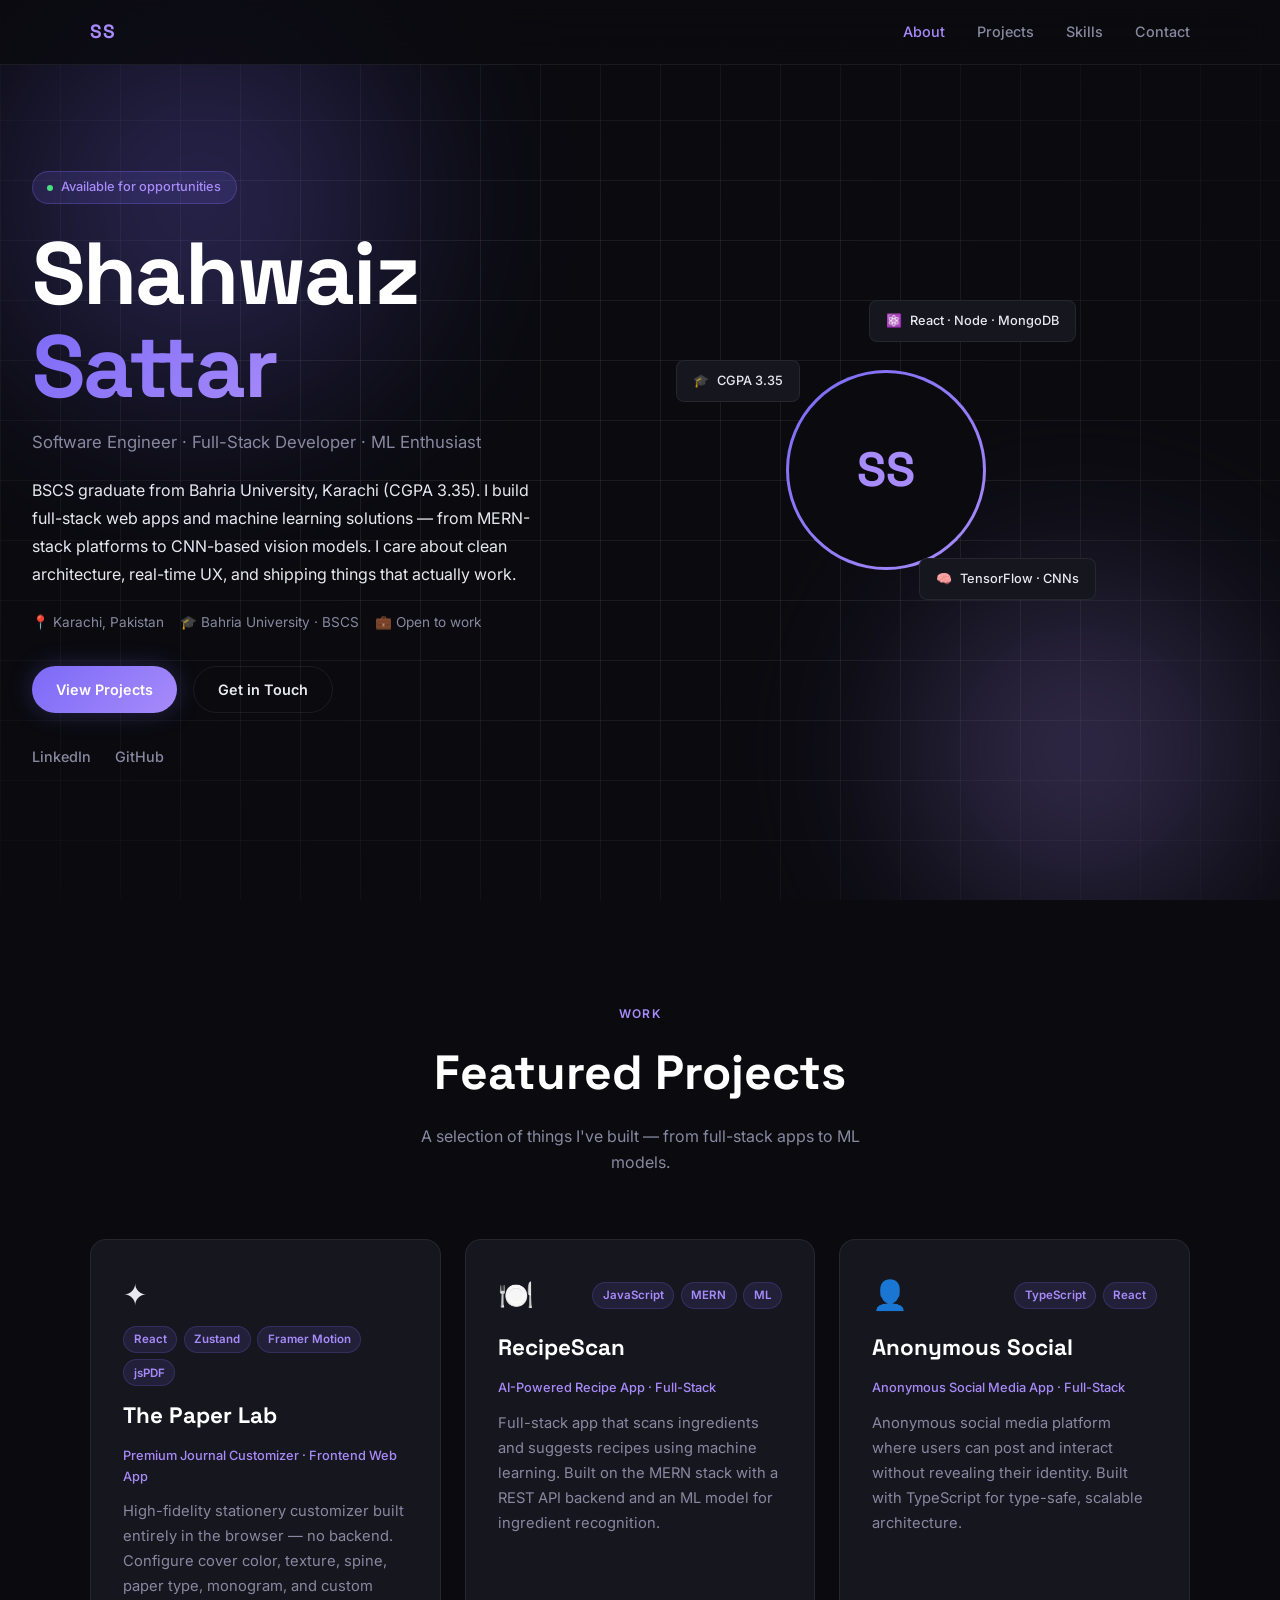
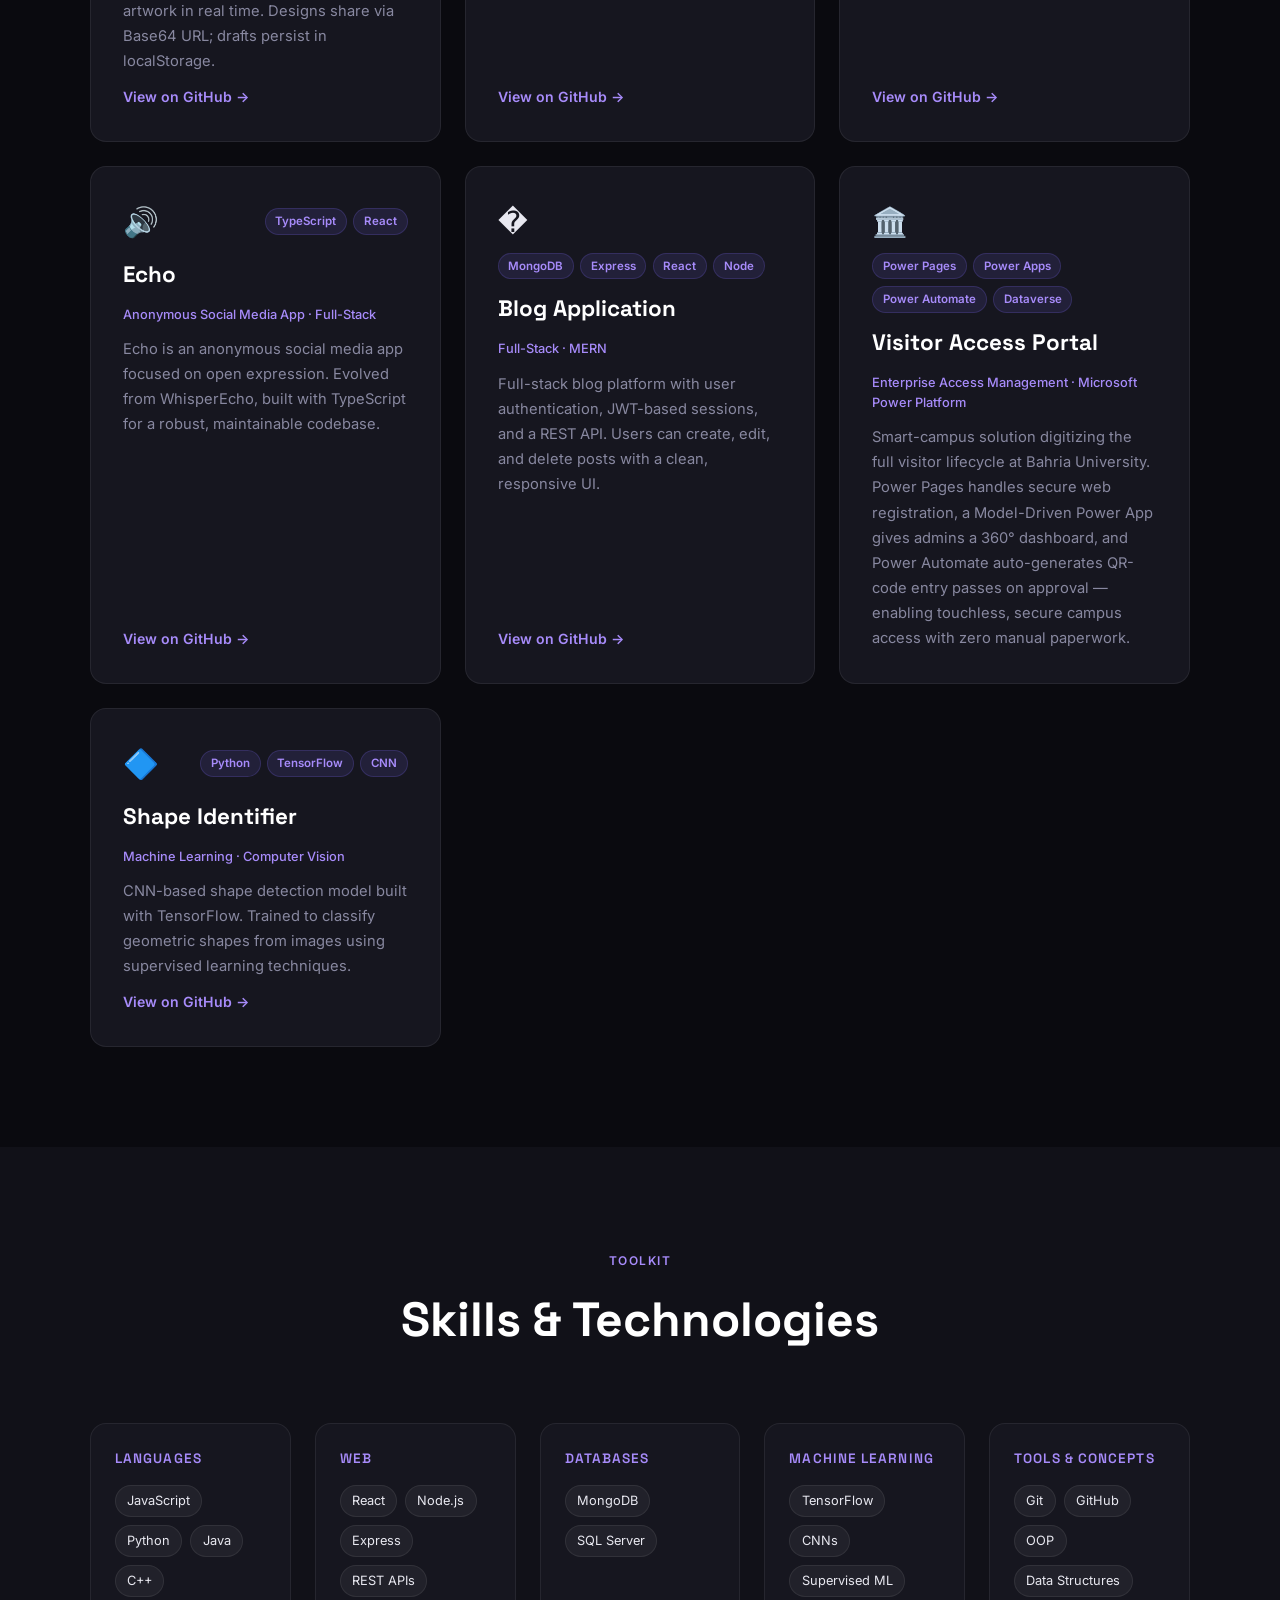
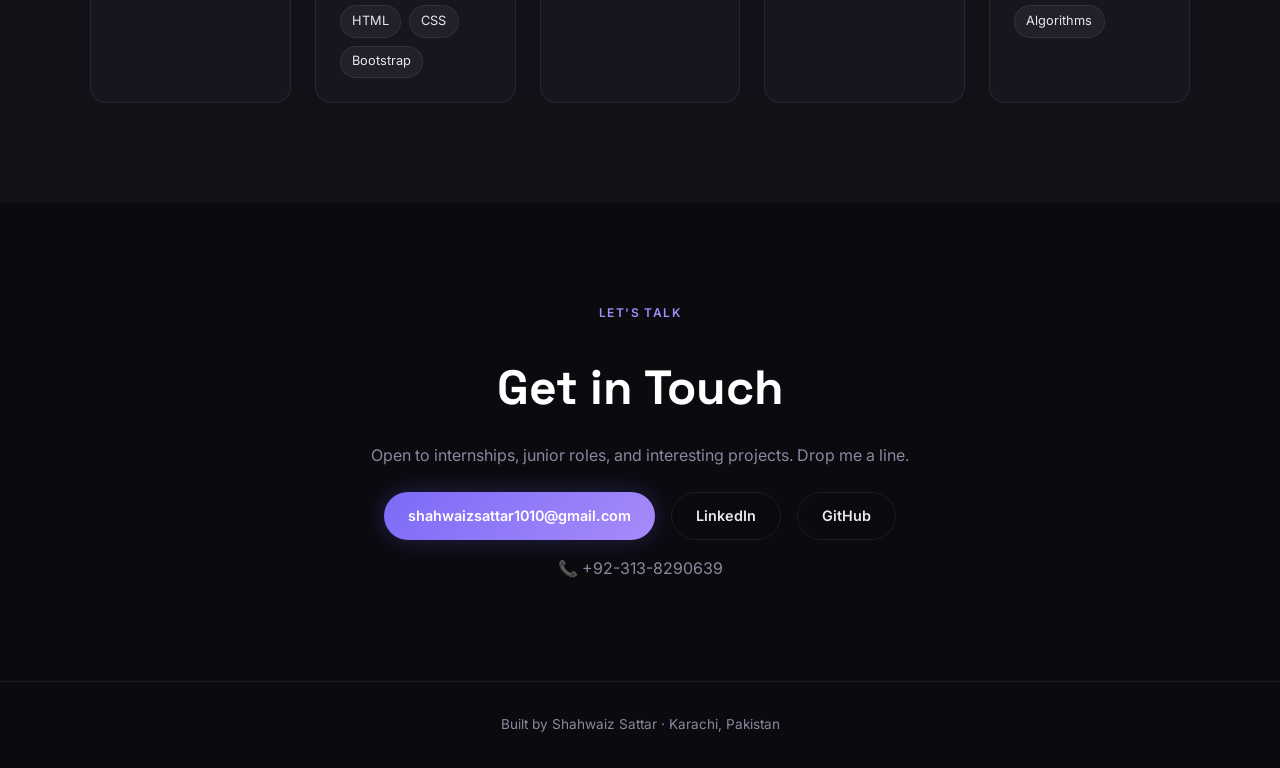
<file: index.html>
<!DOCTYPE html>
<html lang="en">
<head>
  <meta charset="UTF-8" />
  <meta name="viewport" content="width=device-width, initial-scale=1.0" />
  <title>Shahwaiz Sattar — Portfolio</title>
  <link rel="preconnect" href="https://fonts.googleapis.com" />
  <link rel="preconnect" href="https://fonts.gstatic.com" crossorigin />
  <link href="https://fonts.googleapis.com/css2?family=Inter:wght@300;400;500;600;700&family=Space+Grotesk:wght@400;500;600;700&display=swap" rel="stylesheet" />
  <link rel="stylesheet" href="style.css" />
</head>
<body>

  <!-- NAV -->
  <nav id="navbar">
    <div class="nav-inner">
      <span class="nav-logo">SS</span>
      <ul class="nav-links">
        <li><a href="#about">About</a></li>
        <li><a href="#projects">Projects</a></li>
        <li><a href="#skills">Skills</a></li>
        <li><a href="#contact">Contact</a></li>
      </ul>
    </div>
  </nav>

  <!-- HERO / ABOUT -->
  <section id="about" class="hero">
    <div class="hero-bg">
      <div class="blob blob-1"></div>
      <div class="blob blob-2"></div>
      <div class="grid-overlay"></div>
    </div>
    <div class="hero-content">
      <div class="badge">Available for opportunities</div>
      <h1>Shahwaiz<br /><span class="accent">Sattar</span></h1>
      <p class="role">Software Engineer · Full-Stack Developer · ML Enthusiast</p>
      <p class="bio">
        BSCS graduate from Bahria University, Karachi (CGPA 3.35). I build
        full-stack web apps and machine learning solutions — from MERN-stack platforms
        to CNN-based vision models. I care about clean architecture, real-time UX, and
        shipping things that actually work.
      </p>
      <div class="hero-meta">
        <span>📍 Karachi, Pakistan</span>
        <span>🎓 Bahria University · BSCS</span>
        <span>💼 Open to work</span>
      </div>
      <div class="hero-cta">
        <a href="#projects" class="btn btn-primary">View Projects</a>
        <a href="mailto:shahwaizsattar1010@gmail.com" class="btn btn-ghost">Get in Touch</a>
      </div>
      <div class="social-links">
        <a href="https://linkedin.com/in/shahwaiz-sattar-63062a292" target="_blank" rel="noopener">LinkedIn</a>
        <a href="https://github.com/shahwaizSattar" target="_blank" rel="noopener">GitHub</a>
      </div>
    </div>
    <div class="hero-visual">
      <div class="avatar-ring">
        <div class="avatar-inner">
          <span>SS</span>
        </div>
      </div>
      <div class="floating-card card-1">
        <span class="card-icon">⚛️</span>
        <span>React · Node · MongoDB</span>
      </div>
      <div class="floating-card card-2">
        <span class="card-icon">🧠</span>
        <span>TensorFlow · CNNs</span>
      </div>
      <div class="floating-card card-3">
        <span class="card-icon">🎓</span>
        <span>CGPA 3.35</span>
      </div>
    </div>
  </section>

  <!-- PROJECTS -->
  <section id="projects" class="section">
    <div class="container">
      <div class="section-header">
        <span class="section-tag">Work</span>
        <h2>Featured Projects</h2>
        <p>A selection of things I've built — from full-stack apps to ML models.</p>
      </div>

      <div class="projects-grid">

        <!-- The Paper Lab -->
        <article class="project-card">
          <div class="project-header">
            <div class="project-icon">✦</div>
            <div class="project-badges">
              <span class="badge-tech">React</span>
              <span class="badge-tech">Zustand</span>
              <span class="badge-tech">Framer Motion</span>
              <span class="badge-tech">jsPDF</span>
            </div>
          </div>
          <h3>The Paper Lab</h3>
          <p class="project-type">Premium Journal Customizer · Frontend Web App</p>
          <p class="project-desc">
            High-fidelity stationery customizer built entirely in the browser — no backend.
            Configure cover color, texture, spine, paper type, monogram, and custom artwork
            in real time. Designs share via Base64 URL; drafts persist in localStorage.
          </p>
          <a href="https://github.com/shahwaizSattar/paper-lab" target="_blank" rel="noopener" class="project-link">View on GitHub →</a>
        </article>

        <!-- RecipeScan -->
        <article class="project-card">
          <div class="project-header">
            <div class="project-icon">🍽️</div>
            <div class="project-badges">
              <span class="badge-tech">JavaScript</span>
              <span class="badge-tech">MERN</span>
              <span class="badge-tech">ML</span>
            </div>
          </div>
          <h3>RecipeScan</h3>
          <p class="project-type">AI-Powered Recipe App · Full-Stack</p>
          <p class="project-desc">
            Full-stack app that scans ingredients and suggests recipes using machine learning.
            Built on the MERN stack with a REST API backend and an ML model for ingredient recognition.
          </p>
          <a href="https://github.com/shahwaizSattar/recipe-scan" target="_blank" rel="noopener" class="project-link">View on GitHub →</a>
        </article>

        <!-- Anonymous Social / Echo -->
        <article class="project-card">
          <div class="project-header">
            <div class="project-icon">👤</div>
            <div class="project-badges">
              <span class="badge-tech">TypeScript</span>
              <span class="badge-tech">React</span>
            </div>
          </div>
          <h3>Anonymous Social</h3>
          <p class="project-type">Anonymous Social Media App · Full-Stack</p>
          <p class="project-desc">
            Anonymous social media platform where users can post and interact without revealing
            their identity. Built with TypeScript for type-safe, scalable architecture.
          </p>
          <a href="https://github.com/shahwaizSattar/Anonymous_social" target="_blank" rel="noopener" class="project-link">View on GitHub →</a>
        </article>

        <!-- Echo -->
        <article class="project-card">
          <div class="project-header">
            <div class="project-icon">🔊</div>
            <div class="project-badges">
              <span class="badge-tech">TypeScript</span>
              <span class="badge-tech">React</span>
            </div>
          </div>
          <h3>Echo</h3>
          <p class="project-type">Anonymous Social Media App · Full-Stack</p>
          <p class="project-desc">
            Echo is an anonymous social media app focused on open expression. Evolved from
            WhisperEcho, built with TypeScript for a robust, maintainable codebase.
          </p>
          <a href="https://github.com/shahwaizSattar/Echo" target="_blank" rel="noopener" class="project-link">View on GitHub →</a>
        </article>

        <!-- Blog App -->
        <article class="project-card">
          <div class="project-header">
            <div class="project-icon">�</div>
            <div class="project-badges">
              <span class="badge-tech">MongoDB</span>
              <span class="badge-tech">Express</span>
              <span class="badge-tech">React</span>
              <span class="badge-tech">Node</span>
            </div>
          </div>
          <h3>Blog Application</h3>
          <p class="project-type">Full-Stack · MERN</p>
          <p class="project-desc">
            Full-stack blog platform with user authentication, JWT-based sessions, and a
            REST API. Users can create, edit, and delete posts with a clean, responsive UI.
          </p>
          <a href="https://github.com/shahwaizSattar/mern-blog" target="_blank" rel="noopener" class="project-link">View on GitHub →</a>
        </article>

        <!-- Visitor Access Portal -->
        <article class="project-card">
          <div class="project-header">
            <div class="project-icon">🏛️</div>
            <div class="project-badges">
              <span class="badge-tech">Power Pages</span>
              <span class="badge-tech">Power Apps</span>
              <span class="badge-tech">Power Automate</span>
              <span class="badge-tech">Dataverse</span>
            </div>
          </div>
          <h3>Visitor Access Portal</h3>
          <p class="project-type">Enterprise Access Management · Microsoft Power Platform</p>
          <p class="project-desc">
            Smart-campus solution digitizing the full visitor lifecycle at Bahria University.
            Power Pages handles secure web registration, a Model-Driven Power App gives admins
            a 360° dashboard, and Power Automate auto-generates QR-code entry passes on approval
            — enabling touchless, secure campus access with zero manual paperwork.
          </p>
        </article>

        <!-- Shape Identifier -->
        <article class="project-card">
          <div class="project-header">
            <div class="project-icon">🔷</div>
            <div class="project-badges">
              <span class="badge-tech">Python</span>
              <span class="badge-tech">TensorFlow</span>
              <span class="badge-tech">CNN</span>
            </div>
          </div>
          <h3>Shape Identifier</h3>
          <p class="project-type">Machine Learning · Computer Vision</p>
          <p class="project-desc">
            CNN-based shape detection model built with TensorFlow. Trained to classify
            geometric shapes from images using supervised learning techniques.
          </p>
          <a href="https://github.com/shahwaizSattar/SHAPE-IDENTIFIER" target="_blank" rel="noopener" class="project-link">View on GitHub →</a>
        </article>

      </div>
    </div>
  </section>

  <!-- SKILLS -->
  <section id="skills" class="section section-dark">
    <div class="container">
      <div class="section-header">
        <span class="section-tag">Toolkit</span>
        <h2>Skills &amp; Technologies</h2>
      </div>
      <div class="skills-grid">
        <div class="skill-group">
          <h4>Languages</h4>
          <div class="skill-tags">
            <span>JavaScript</span><span>Python</span><span>Java</span><span>C++</span>
          </div>
        </div>
        <div class="skill-group">
          <h4>Web</h4>
          <div class="skill-tags">
            <span>React</span><span>Node.js</span><span>Express</span><span>REST APIs</span>
            <span>HTML</span><span>CSS</span><span>Bootstrap</span>
          </div>
        </div>
        <div class="skill-group">
          <h4>Databases</h4>
          <div class="skill-tags">
            <span>MongoDB</span><span>SQL Server</span>
          </div>
        </div>
        <div class="skill-group">
          <h4>Machine Learning</h4>
          <div class="skill-tags">
            <span>TensorFlow</span><span>CNNs</span><span>Supervised ML</span>
          </div>
        </div>
        <div class="skill-group">
          <h4>Tools &amp; Concepts</h4>
          <div class="skill-tags">
            <span>Git</span><span>GitHub</span><span>OOP</span>
            <span>Data Structures</span><span>Algorithms</span>
          </div>
        </div>
      </div>
    </div>
  </section>

  <!-- CONTACT -->
  <section id="contact" class="section">
    <div class="container">
      <div class="contact-box">
        <span class="section-tag">Let's talk</span>
        <h2>Get in Touch</h2>
        <p>Open to internships, junior roles, and interesting projects. Drop me a line.</p>
        <div class="contact-links">
          <a href="mailto:shahwaizsattar1010@gmail.com" class="btn btn-primary">shahwaizsattar1010@gmail.com</a>
          <a href="https://linkedin.com/in/shahwaiz-sattar-63062a292" target="_blank" rel="noopener" class="btn btn-ghost">LinkedIn</a>
          <a href="https://github.com/shahwaizSattar" target="_blank" rel="noopener" class="btn btn-ghost">GitHub</a>
        </div>
        <p class="contact-phone">📞 +92-313-8290639</p>
      </div>
    </div>
  </section>

  <footer>
    <p>Built by Shahwaiz Sattar · Karachi, Pakistan</p>
  </footer>

  <script src="script.js"></script>
</body>
</html>
</file>
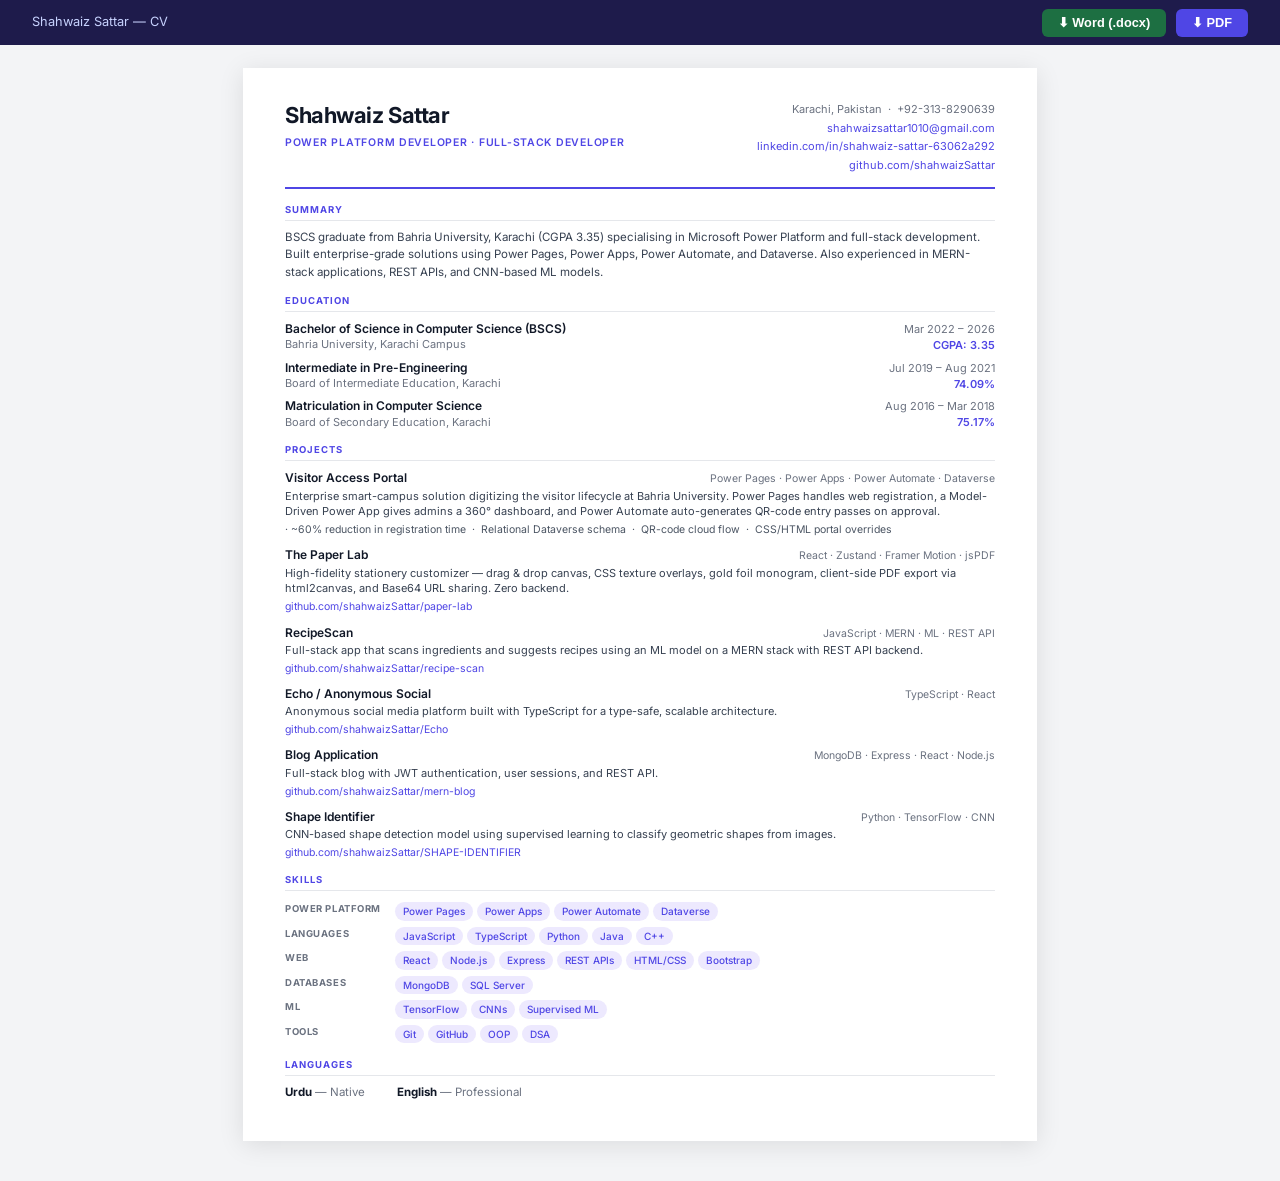
<file: cv.html>
<!DOCTYPE html>
<html lang="en">
<head>
  <meta charset="UTF-8" />
  <meta name="viewport" content="width=device-width, initial-scale=1.0" />
  <title>Shahwaiz Sattar — CV</title>
  <link rel="preconnect" href="https://fonts.googleapis.com" />
  <link href="https://fonts.googleapis.com/css2?family=Inter:wght@300;400;500;600;700&display=swap" rel="stylesheet" />
  <style>
    *, *::before, *::after { box-sizing: border-box; margin: 0; padding: 0; }

    :root {
      --accent: #4f46e5;
      --text: #111827;
      --muted: #6b7280;
      --border: #e5e7eb;
    }

    body {
      font-family: 'Inter', sans-serif;
      background: #f3f4f6;
      color: var(--text);
      font-size: 12.5px;
      line-height: 1.45;
    }

    /* ── BAR ── */
    .bar {
      position: fixed;
      top: 0; left: 0; right: 0;
      z-index: 100;
      background: #1e1b4b;
      padding: 0.55rem 2rem;
      display: flex;
      align-items: center;
      justify-content: space-between;
      gap: 1rem;
    }
    .bar span { color: #c7d2fe; font-size: 0.8rem; }
    .bar-btns { display: flex; gap: 0.6rem; }
    .dl-btn {
      background: #4f46e5;
      color: #fff;
      border: none;
      padding: 0.4rem 1rem;
      border-radius: 6px;
      font-size: 0.8rem;
      font-weight: 600;
      cursor: pointer;
      white-space: nowrap;
    }
    .dl-btn:hover { background: #4338ca; }
    .dl-btn.word { background: #1d6f42; }
    .dl-btn.word:hover { background: #155c36; }

    /* ── PAGE ── */
    .page {
      width: 794px;
      margin: 68px auto 40px;
      background: #fff;
      box-shadow: 0 4px 24px rgba(0,0,0,0.1);
      padding: 32px 42px 28px;
    }

    /* ── HEADER ── */
    .cv-header {
      display: flex;
      justify-content: space-between;
      align-items: flex-start;
      padding-bottom: 12px;
      border-bottom: 2px solid var(--accent);
      margin-bottom: 14px;
    }
    .cv-name { font-size: 22px; font-weight: 700; letter-spacing: -0.02em; }
    .cv-title {
      font-size: 10.5px; font-weight: 600;
      color: var(--accent);
      text-transform: uppercase;
      letter-spacing: 0.07em;
      margin-top: 3px;
    }
    .cv-contact {
      text-align: right;
      font-size: 11px;
      color: var(--muted);
      line-height: 1.7;
    }
    .cv-contact a { color: var(--accent); text-decoration: none; }

    /* ── SECTIONS ── */
    .sec { margin-bottom: 12px; }
    .sec-title {
      font-size: 9.5px; font-weight: 700;
      text-transform: uppercase;
      letter-spacing: 0.1em;
      color: var(--accent);
      border-bottom: 1px solid var(--border);
      padding-bottom: 3px;
      margin-bottom: 8px;
    }

    /* ── SUMMARY ── */
    .summary { font-size: 11.5px; color: #374151; line-height: 1.55; }

    /* ── EDUCATION ── */
    .edu-row {
      display: flex;
      justify-content: space-between;
      align-items: baseline;
      margin-bottom: 5px;
      gap: 1rem;
    }
    .edu-deg { font-weight: 600; font-size: 12px; }
    .edu-school { font-size: 11px; color: var(--muted); }
    .edu-right { text-align: right; font-size: 11px; color: var(--muted); white-space: nowrap; }
    .edu-grade { font-weight: 600; color: var(--accent); }

    /* ── PROJECTS ── */
    .proj { margin-bottom: 8px; }
    .proj-top {
      display: flex;
      justify-content: space-between;
      align-items: baseline;
      gap: 0.5rem;
    }
    .proj-name { font-weight: 600; font-size: 12px; }
    .proj-stack { font-size: 10.5px; color: var(--muted); white-space: nowrap; flex-shrink: 0; }
    .proj-desc { font-size: 11px; color: #374151; margin-top: 2px; line-height: 1.45; }
    .proj-bullets { font-size: 10.5px; color: #4b5563; margin-top: 2px; line-height: 1.5; }
    .proj-link { font-size: 10.5px; color: var(--accent); text-decoration: none; }

    /* ── SKILLS ── */
    .skills-table { width: 100%; border-collapse: collapse; }
    .skills-table tr { vertical-align: top; }
    .skills-table td { padding: 3px 0; }
    .sk-label {
      font-size: 9.5px; font-weight: 700;
      text-transform: uppercase;
      letter-spacing: 0.06em;
      color: var(--muted);
      white-space: nowrap;
      width: 110px;
      padding-right: 12px;
      padding-top: 4px;
    }
    .sk-pills { display: flex; flex-wrap: wrap; gap: 4px; }
    .pill {
      background: #ede9fe;
      color: #4f46e5;
      font-size: 10px;
      font-weight: 500;
      padding: 2px 8px;
      border-radius: 100px;
    }

    /* ── LANGUAGES ── */
    .lang-row { display: flex; gap: 2rem; font-size: 11.5px; }
    .lang-row span { color: var(--muted); }

    /* ── PRINT ── */
    @media print {
      body { background: #fff; }
      .bar { display: none; }
      .page {
        margin: 0; box-shadow: none;
        width: 100%; padding: 24px 36px;
      }
      @page { size: A4; margin: 0; }
    }
  </style>
</head>
<body>

  <div class="bar">
    <span>Shahwaiz Sattar — CV</span>
    <div class="bar-btns">
      <button class="dl-btn word" onclick="downloadWord()">⬇ Word (.docx)</button>
      <button class="dl-btn" onclick="window.print()">⬇ PDF</button>
    </div>
  </div>

  <div class="page" id="cv-page">

    <div class="cv-header">
      <div>
        <div class="cv-name">Shahwaiz Sattar</div>
        <div class="cv-title">Power Platform Developer · Full-Stack Developer</div>
      </div>
      <div class="cv-contact">
        <div>Karachi, Pakistan &nbsp;·&nbsp; +92-313-8290639</div>
        <div><a href="mailto:shahwaizsattar1010@gmail.com">shahwaizsattar1010@gmail.com</a></div>
        <div><a href="https://linkedin.com/in/shahwaiz-sattar-63062a292">linkedin.com/in/shahwaiz-sattar-63062a292</a></div>
        <div><a href="https://github.com/shahwaizSattar">github.com/shahwaizSattar</a></div>
      </div>
    </div>

    <div class="sec">
      <div class="sec-title">Summary</div>
      <p class="summary">BSCS graduate from Bahria University, Karachi (CGPA 3.35) specialising in Microsoft Power Platform and full-stack development. Built enterprise-grade solutions using Power Pages, Power Apps, Power Automate, and Dataverse. Also experienced in MERN-stack applications, REST APIs, and CNN-based ML models.</p>
    </div>

    <div class="sec">
      <div class="sec-title">Education</div>
      <div class="edu-row">
        <div><div class="edu-deg">Bachelor of Science in Computer Science (BSCS)</div><div class="edu-school">Bahria University, Karachi Campus</div></div>
        <div class="edu-right"><div>Mar 2022 – 2026</div><div class="edu-grade">CGPA: 3.35</div></div>
      </div>
      <div class="edu-row">
        <div><div class="edu-deg">Intermediate in Pre-Engineering</div><div class="edu-school">Board of Intermediate Education, Karachi</div></div>
        <div class="edu-right"><div>Jul 2019 – Aug 2021</div><div class="edu-grade">74.09%</div></div>
      </div>
      <div class="edu-row">
        <div><div class="edu-deg">Matriculation in Computer Science</div><div class="edu-school">Board of Secondary Education, Karachi</div></div>
        <div class="edu-right"><div>Aug 2016 – Mar 2018</div><div class="edu-grade">75.17%</div></div>
      </div>
    </div>

    <div class="sec">
      <div class="sec-title">Projects</div>

      <div class="proj">
        <div class="proj-top">
          <span class="proj-name">Visitor Access Portal</span>
          <span class="proj-stack">Power Pages · Power Apps · Power Automate · Dataverse</span>
        </div>
        <div class="proj-desc">Enterprise smart-campus solution digitizing the visitor lifecycle at Bahria University. Power Pages handles web registration, a Model-Driven Power App gives admins a 360° dashboard, and Power Automate auto-generates QR-code entry passes on approval.</div>
        <div class="proj-bullets">· ~60% reduction in registration time &nbsp;·&nbsp; Relational Dataverse schema &nbsp;·&nbsp; QR-code cloud flow &nbsp;·&nbsp; CSS/HTML portal overrides</div>
      </div>

      <div class="proj">
        <div class="proj-top">
          <span class="proj-name">The Paper Lab</span>
          <span class="proj-stack">React · Zustand · Framer Motion · jsPDF</span>
        </div>
        <div class="proj-desc">High-fidelity stationery customizer — drag &amp; drop canvas, CSS texture overlays, gold foil monogram, client-side PDF export via html2canvas, and Base64 URL sharing. Zero backend.</div>
        <a class="proj-link" href="https://github.com/shahwaizSattar/paper-lab">github.com/shahwaizSattar/paper-lab</a>
      </div>

      <div class="proj">
        <div class="proj-top">
          <span class="proj-name">RecipeScan</span>
          <span class="proj-stack">JavaScript · MERN · ML · REST API</span>
        </div>
        <div class="proj-desc">Full-stack app that scans ingredients and suggests recipes using an ML model on a MERN stack with REST API backend.</div>
        <a class="proj-link" href="https://github.com/shahwaizSattar/recipe-scan">github.com/shahwaizSattar/recipe-scan</a>
      </div>

      <div class="proj">
        <div class="proj-top">
          <span class="proj-name">Echo / Anonymous Social</span>
          <span class="proj-stack">TypeScript · React</span>
        </div>
        <div class="proj-desc">Anonymous social media platform built with TypeScript for a type-safe, scalable architecture.</div>
        <a class="proj-link" href="https://github.com/shahwaizSattar/Echo">github.com/shahwaizSattar/Echo</a>
      </div>

      <div class="proj">
        <div class="proj-top">
          <span class="proj-name">Blog Application</span>
          <span class="proj-stack">MongoDB · Express · React · Node.js</span>
        </div>
        <div class="proj-desc">Full-stack blog with JWT authentication, user sessions, and REST API.</div>
        <a class="proj-link" href="https://github.com/shahwaizSattar/mern-blog">github.com/shahwaizSattar/mern-blog</a>
      </div>

      <div class="proj">
        <div class="proj-top">
          <span class="proj-name">Shape Identifier</span>
          <span class="proj-stack">Python · TensorFlow · CNN</span>
        </div>
        <div class="proj-desc">CNN-based shape detection model using supervised learning to classify geometric shapes from images.</div>
        <a class="proj-link" href="https://github.com/shahwaizSattar/SHAPE-IDENTIFIER">github.com/shahwaizSattar/SHAPE-IDENTIFIER</a>
      </div>
    </div>

    <div class="sec">
      <div class="sec-title">Skills</div>
      <table class="skills-table">
        <tr>
          <td class="sk-label">Power Platform</td>
          <td><div class="sk-pills"><span class="pill">Power Pages</span><span class="pill">Power Apps</span><span class="pill">Power Automate</span><span class="pill">Dataverse</span></div></td>
        </tr>
        <tr>
          <td class="sk-label">Languages</td>
          <td><div class="sk-pills"><span class="pill">JavaScript</span><span class="pill">TypeScript</span><span class="pill">Python</span><span class="pill">Java</span><span class="pill">C++</span></div></td>
        </tr>
        <tr>
          <td class="sk-label">Web</td>
          <td><div class="sk-pills"><span class="pill">React</span><span class="pill">Node.js</span><span class="pill">Express</span><span class="pill">REST APIs</span><span class="pill">HTML/CSS</span><span class="pill">Bootstrap</span></div></td>
        </tr>
        <tr>
          <td class="sk-label">Databases</td>
          <td><div class="sk-pills"><span class="pill">MongoDB</span><span class="pill">SQL Server</span></div></td>
        </tr>
        <tr>
          <td class="sk-label">ML</td>
          <td><div class="sk-pills"><span class="pill">TensorFlow</span><span class="pill">CNNs</span><span class="pill">Supervised ML</span></div></td>
        </tr>
        <tr>
          <td class="sk-label">Tools</td>
          <td><div class="sk-pills"><span class="pill">Git</span><span class="pill">GitHub</span><span class="pill">OOP</span><span class="pill">DSA</span></div></td>
        </tr>
      </table>
    </div>

    <div class="sec">
      <div class="sec-title">Languages</div>
      <div class="lang-row">
        <div><strong>Urdu</strong> <span>— Native</span></div>
        <div><strong>English</strong> <span>— Professional</span></div>
      </div>
    </div>

  </div>

  <script>
    function downloadWord() {
      const content = `
<html xmlns:o="urn:schemas-microsoft-com:office:office"
      xmlns:w="urn:schemas-microsoft-com:office:word"
      xmlns="http://www.w3.org/TR/REC-html40">
<head>
  <meta charset="utf-8">
  <title>Shahwaiz Sattar CV</title>
  <!--[if gte mso 9]>
  <xml><w:WordDocument><w:View>Print</w:View><w:Zoom>100</w:Zoom></w:WordDocument></xml>
  <![endif]-->
  <style>
    body { font-family: Calibri, sans-serif; font-size: 11pt; color: #111827; margin: 2cm; }
    h1 { font-size: 20pt; font-weight: bold; margin-bottom: 2pt; }
    .title { font-size: 9pt; color: #4f46e5; text-transform: uppercase; letter-spacing: 1pt; margin-bottom: 4pt; }
    .contact { font-size: 9pt; color: #6b7280; text-align: right; }
    hr { border: none; border-top: 2pt solid #4f46e5; margin: 8pt 0 6pt; }
    .sec-title { font-size: 8pt; font-weight: bold; text-transform: uppercase; color: #4f46e5; letter-spacing: 1pt; border-bottom: 0.5pt solid #e5e7eb; padding-bottom: 2pt; margin: 10pt 0 5pt; }
    .proj-name { font-weight: bold; font-size: 10.5pt; }
    .proj-stack { font-size: 9pt; color: #6b7280; }
    .proj-desc { font-size: 9.5pt; color: #374151; margin: 2pt 0; }
    .edu-deg { font-weight: bold; font-size: 10.5pt; }
    .edu-school { font-size: 9.5pt; color: #6b7280; }
    .skill-row { font-size: 9.5pt; margin-bottom: 3pt; }
    .skill-label { font-weight: bold; color: #6b7280; text-transform: uppercase; font-size: 8.5pt; }
    table { width: 100%; }
    td { vertical-align: top; }
  </style>
</head>
<body>
<table><tr>
  <td><h1>Shahwaiz Sattar</h1><div class="title">Power Platform Developer · Full-Stack Developer</div></td>
  <td class="contact">Karachi, Pakistan · +92-313-8290639<br>shahwaizsattar1010@gmail.com<br>linkedin.com/in/shahwaiz-sattar-63062a292<br>github.com/shahwaizSattar</td>
</tr></table>
<hr>

<div class="sec-title">Summary</div>
<p style="font-size:9.5pt;color:#374151;">BSCS graduate from Bahria University, Karachi (CGPA 3.35) specialising in Microsoft Power Platform and full-stack development. Built enterprise-grade solutions using Power Pages, Power Apps, Power Automate, and Dataverse. Also experienced in MERN-stack applications, REST APIs, and CNN-based ML models.</p>

<div class="sec-title">Education</div>
<table>
  <tr><td><div class="edu-deg">Bachelor of Science in Computer Science (BSCS)</div><div class="edu-school">Bahria University, Karachi Campus</div></td><td style="text-align:right;font-size:9.5pt;color:#6b7280;">Mar 2022 – 2026<br><b style="color:#4f46e5;">CGPA: 3.35</b></td></tr>
  <tr><td><div class="edu-deg">Intermediate in Pre-Engineering</div><div class="edu-school">Board of Intermediate Education, Karachi</div></td><td style="text-align:right;font-size:9.5pt;color:#6b7280;">Jul 2019 – Aug 2021<br><b style="color:#4f46e5;">74.09%</b></td></tr>
  <tr><td><div class="edu-deg">Matriculation in Computer Science</div><div class="edu-school">Board of Secondary Education, Karachi</div></td><td style="text-align:right;font-size:9.5pt;color:#6b7280;">Aug 2016 – Mar 2018<br><b style="color:#4f46e5;">75.17%</b></td></tr>
</table>

<div class="sec-title">Projects</div>

<div class="proj-name">Visitor Access Portal</div>
<div class="proj-stack">Power Pages · Power Apps · Power Automate · Dataverse</div>
<div class="proj-desc">Enterprise smart-campus solution digitizing the visitor lifecycle at Bahria University. Power Pages handles web registration, a Model-Driven Power App gives admins a 360° dashboard, and Power Automate auto-generates QR-code entry passes on approval.</div>
<div class="proj-desc">· ~60% reduction in registration time · Relational Dataverse schema · QR-code cloud flow · CSS/HTML portal overrides</div>

<br>
<div class="proj-name">The Paper Lab</div>
<div class="proj-stack">React · Zustand · Framer Motion · jsPDF</div>
<div class="proj-desc">High-fidelity stationery customizer — drag &amp; drop canvas, CSS texture overlays, gold foil monogram, client-side PDF export, and Base64 URL sharing. Zero backend. github.com/shahwaizSattar/paper-lab</div>

<br>
<div class="proj-name">RecipeScan</div>
<div class="proj-stack">JavaScript · MERN · ML · REST API</div>
<div class="proj-desc">Full-stack app that scans ingredients and suggests recipes using an ML model on a MERN stack. github.com/shahwaizSattar/recipe-scan</div>

<br>
<div class="proj-name">Echo / Anonymous Social</div>
<div class="proj-stack">TypeScript · React</div>
<div class="proj-desc">Anonymous social media platform with type-safe TypeScript architecture. github.com/shahwaizSattar/Echo</div>

<br>
<div class="proj-name">Blog Application</div>
<div class="proj-stack">MongoDB · Express · React · Node.js</div>
<div class="proj-desc">Full-stack blog with JWT authentication and REST API. github.com/shahwaizSattar/mern-blog</div>

<br>
<div class="proj-name">Shape Identifier</div>
<div class="proj-stack">Python · TensorFlow · CNN</div>
<div class="proj-desc">CNN-based shape detection model using supervised learning. github.com/shahwaizSattar/SHAPE-IDENTIFIER</div>

<div class="sec-title">Skills</div>
<div class="skill-row"><span class="skill-label">Power Platform: </span>Power Pages · Power Apps · Power Automate · Dataverse</div>
<div class="skill-row"><span class="skill-label">Languages: </span>JavaScript · TypeScript · Python · Java · C++</div>
<div class="skill-row"><span class="skill-label">Web: </span>React · Node.js · Express · REST APIs · HTML/CSS · Bootstrap</div>
<div class="skill-row"><span class="skill-label">Databases: </span>MongoDB · SQL Server</div>
<div class="skill-row"><span class="skill-label">ML: </span>TensorFlow · CNNs · Supervised ML</div>
<div class="skill-row"><span class="skill-label">Tools: </span>Git · GitHub · OOP · DSA</div>

<div class="sec-title">Languages</div>
<div class="skill-row"><b>Urdu</b> — Native &nbsp;&nbsp;&nbsp; <b>English</b> — Professional</div>

</body></html>`;

      const blob = new Blob(['\ufeff', content], { type: 'application/msword' });
      const url = URL.createObjectURL(blob);
      const a = document.createElement('a');
      a.href = url;
      a.download = 'Shahwaiz_Sattar_CV.doc';
      a.click();
      URL.revokeObjectURL(url);
    }
  </script>

</body>
</html>
</file>
<file: style.css>
*, *::before, *::after { box-sizing: border-box; margin: 0; padding: 0; }

:root {
  --bg: #0a0a0f;
  --bg2: #111118;
  --surface: #16161f;
  --border: rgba(255,255,255,0.07);
  --accent: #7c6af7;
  --accent2: #a78bfa;
  --accent-glow: rgba(124,106,247,0.25);
  --text: #e8e8f0;
  --muted: #8888a0;
  --white: #ffffff;
  --font: 'Inter', sans-serif;
  --font-display: 'Space Grotesk', sans-serif;
  --radius: 16px;
  --radius-sm: 8px;
}

html { scroll-behavior: smooth; }

body {
  background: var(--bg);
  color: var(--text);
  font-family: var(--font);
  font-size: 16px;
  line-height: 1.6;
  overflow-x: hidden;
}

/* ── NAV ── */
#navbar {
  position: fixed;
  top: 0; left: 0; right: 0;
  z-index: 100;
  padding: 0 2rem;
  background: rgba(10,10,15,0.8);
  backdrop-filter: blur(16px);
  border-bottom: 1px solid var(--border);
  transition: background 0.3s;
}
.nav-inner {
  max-width: 1100px;
  margin: 0 auto;
  height: 64px;
  display: flex;
  align-items: center;
  justify-content: space-between;
}
.nav-logo {
  font-family: var(--font-display);
  font-weight: 700;
  font-size: 1.2rem;
  color: var(--accent2);
  letter-spacing: 0.05em;
}
.nav-links {
  list-style: none;
  display: flex;
  gap: 2rem;
}
.nav-links a {
  color: var(--muted);
  text-decoration: none;
  font-size: 0.9rem;
  font-weight: 500;
  transition: color 0.2s;
}
.nav-links a:hover { color: var(--white); }

/* ── HERO ── */
.hero {
  min-height: 100vh;
  display: flex;
  align-items: center;
  position: relative;
  overflow: hidden;
  padding: 100px 2rem 60px;
}
.hero-bg {
  position: absolute;
  inset: 0;
  pointer-events: none;
}
.blob {
  position: absolute;
  border-radius: 50%;
  filter: blur(80px);
  opacity: 0.35;
}
.blob-1 {
  width: 600px; height: 600px;
  background: radial-gradient(circle, #7c6af7, transparent 70%);
  top: -100px; left: -100px;
  animation: drift 12s ease-in-out infinite alternate;
}
.blob-2 {
  width: 500px; height: 500px;
  background: radial-gradient(circle, #a78bfa, transparent 70%);
  bottom: -100px; right: -50px;
  animation: drift 15s ease-in-out infinite alternate-reverse;
}
@keyframes drift {
  from { transform: translate(0, 0) scale(1); }
  to   { transform: translate(40px, 30px) scale(1.05); }
}
.grid-overlay {
  position: absolute;
  inset: 0;
  background-image:
    linear-gradient(var(--border) 1px, transparent 1px),
    linear-gradient(90deg, var(--border) 1px, transparent 1px);
  background-size: 60px 60px;
  mask-image: radial-gradient(ellipse 80% 80% at 50% 50%, black 30%, transparent 100%);
}

.hero-content {
  position: relative;
  z-index: 2;
  max-width: 600px;
  flex: 1;
}
.badge {
  display: inline-flex;
  align-items: center;
  gap: 0.5rem;
  background: rgba(124,106,247,0.15);
  border: 1px solid rgba(124,106,247,0.3);
  color: var(--accent2);
  font-size: 0.8rem;
  font-weight: 500;
  padding: 0.35rem 0.9rem;
  border-radius: 100px;
  margin-bottom: 1.5rem;
}
.badge::before {
  content: '';
  width: 6px; height: 6px;
  background: #4ade80;
  border-radius: 50%;
  animation: pulse 2s infinite;
}
@keyframes pulse {
  0%, 100% { opacity: 1; }
  50% { opacity: 0.4; }
}

h1 {
  font-family: var(--font-display);
  font-size: clamp(3rem, 7vw, 5.5rem);
  font-weight: 700;
  line-height: 1.05;
  letter-spacing: -0.02em;
  color: var(--white);
  margin-bottom: 1rem;
}
.accent {
  background: linear-gradient(135deg, var(--accent), var(--accent2));
  -webkit-background-clip: text;
  -webkit-text-fill-color: transparent;
  background-clip: text;
}
.role {
  font-size: 1.05rem;
  color: var(--muted);
  margin-bottom: 1.25rem;
  font-weight: 400;
}
.bio {
  font-size: 1rem;
  color: var(--text);
  line-height: 1.75;
  margin-bottom: 1.5rem;
  max-width: 520px;
}
.hero-meta {
  display: flex;
  flex-wrap: wrap;
  gap: 1rem;
  margin-bottom: 2rem;
  font-size: 0.85rem;
  color: var(--muted);
}
.hero-cta {
  display: flex;
  gap: 1rem;
  flex-wrap: wrap;
  margin-bottom: 2rem;
}
.social-links {
  display: flex;
  gap: 1.5rem;
}
.social-links a {
  color: var(--muted);
  text-decoration: none;
  font-size: 0.9rem;
  font-weight: 500;
  transition: color 0.2s;
  border-bottom: 1px solid transparent;
}
.social-links a:hover {
  color: var(--accent2);
  border-bottom-color: var(--accent2);
}

/* ── BUTTONS ── */
.btn {
  display: inline-flex;
  align-items: center;
  gap: 0.4rem;
  padding: 0.7rem 1.5rem;
  border-radius: 100px;
  font-size: 0.9rem;
  font-weight: 600;
  text-decoration: none;
  transition: all 0.2s;
  cursor: pointer;
  border: none;
}
.btn-primary {
  background: linear-gradient(135deg, var(--accent), var(--accent2));
  color: var(--white);
  box-shadow: 0 0 24px var(--accent-glow);
}
.btn-primary:hover {
  transform: translateY(-2px);
  box-shadow: 0 0 36px var(--accent-glow);
}
.btn-ghost {
  background: transparent;
  color: var(--text);
  border: 1px solid var(--border);
}
.btn-ghost:hover {
  border-color: var(--accent2);
  color: var(--accent2);
  transform: translateY(-2px);
}

/* ── HERO VISUAL ── */
.hero-visual {
  position: relative;
  flex: 0 0 380px;
  height: 380px;
  display: flex;
  align-items: center;
  justify-content: center;
  margin-left: 4rem;
}
.avatar-ring {
  width: 200px; height: 200px;
  border-radius: 50%;
  background: linear-gradient(135deg, var(--accent), var(--accent2));
  padding: 3px;
  animation: spin-slow 20s linear infinite;
}
@keyframes spin-slow {
  from { transform: rotate(0deg); }
  to   { transform: rotate(360deg); }
}
.avatar-inner {
  width: 100%; height: 100%;
  border-radius: 50%;
  background: var(--bg);
  display: flex;
  align-items: center;
  justify-content: center;
  font-family: var(--font-display);
  font-size: 3rem;
  font-weight: 700;
  color: var(--accent2);
  animation: spin-slow 20s linear infinite reverse;
}
.floating-card {
  position: absolute;
  background: var(--surface);
  border: 1px solid var(--border);
  border-radius: var(--radius-sm);
  padding: 0.6rem 1rem;
  font-size: 0.8rem;
  font-weight: 500;
  color: var(--text);
  display: flex;
  align-items: center;
  gap: 0.5rem;
  backdrop-filter: blur(8px);
  white-space: nowrap;
}
.card-1 { top: 20px; right: 0; animation: float 4s ease-in-out infinite; }
.card-2 { bottom: 60px; right: -20px; animation: float 5s ease-in-out infinite 1s; }
.card-3 { top: 80px; left: -20px; animation: float 4.5s ease-in-out infinite 0.5s; }
@keyframes float {
  0%, 100% { transform: translateY(0); }
  50%       { transform: translateY(-8px); }
}

/* ── SECTIONS ── */
.section { padding: 100px 2rem; }
.section-dark { background: var(--bg2); }
.container { max-width: 1100px; margin: 0 auto; }
.section-header {
  text-align: center;
  margin-bottom: 4rem;
}
.section-tag {
  display: inline-block;
  font-size: 0.75rem;
  font-weight: 600;
  letter-spacing: 0.12em;
  text-transform: uppercase;
  color: var(--accent2);
  margin-bottom: 0.75rem;
}
.section-header h2 {
  font-family: var(--font-display);
  font-size: clamp(2rem, 4vw, 3rem);
  font-weight: 700;
  color: var(--white);
  margin-bottom: 0.75rem;
}
.section-header p {
  color: var(--muted);
  font-size: 1rem;
  max-width: 500px;
  margin: 0 auto;
}

/* ── PROJECTS ── */
.projects-grid {
  display: grid;
  grid-template-columns: repeat(auto-fill, minmax(320px, 1fr));
  gap: 1.5rem;
}
.project-card {
  background: var(--surface);
  border: 1px solid var(--border);
  border-radius: var(--radius);
  padding: 2rem;
  transition: transform 0.25s, border-color 0.25s, box-shadow 0.25s;
  display: flex;
  flex-direction: column;
  gap: 0.75rem;
}
.project-card:hover {
  transform: translateY(-4px);
  border-color: rgba(124,106,247,0.4);
  box-shadow: 0 8px 40px rgba(124,106,247,0.12);
}
.project-card.featured {
  background: var(--surface);
  border-color: var(--border);
}
.project-header {
  display: flex;
  align-items: center;
  justify-content: space-between;
  flex-wrap: wrap;
  gap: 0.5rem;
}
.project-icon {
  font-size: 1.8rem;
}
.project-badges {
  display: flex;
  flex-wrap: wrap;
  gap: 0.4rem;
}
.badge-tech {
  background: rgba(124,106,247,0.12);
  color: var(--accent2);
  font-size: 0.72rem;
  font-weight: 600;
  padding: 0.2rem 0.6rem;
  border-radius: 100px;
  border: 1px solid rgba(124,106,247,0.2);
}
.project-card h3 {
  font-family: var(--font-display);
  font-size: 1.4rem;
  font-weight: 700;
  color: var(--white);
}
.project-type {
  font-size: 0.8rem;
  color: var(--accent2);
  font-weight: 500;
}
.project-desc {
  color: var(--muted);
  font-size: 0.92rem;
  line-height: 1.7;
  flex: 1;
}
.project-highlights {
  list-style: none;
  display: flex;
  flex-direction: column;
  gap: 0.4rem;
}
.project-highlights li {
  font-size: 0.88rem;
  color: var(--text);
  padding-left: 1.2rem;
  position: relative;
}
.project-highlights li::before {
  content: '→';
  position: absolute;
  left: 0;
  color: var(--accent2);
}
.project-highlights code {
  background: rgba(124,106,247,0.15);
  color: var(--accent2);
  padding: 0.1rem 0.35rem;
  border-radius: 4px;
  font-size: 0.82rem;
}
.project-stats {
  display: flex;
  gap: 2rem;
  padding: 1.25rem 0;
  border-top: 1px solid var(--border);
  border-bottom: 1px solid var(--border);
  flex-wrap: wrap;
}
.stat {
  display: flex;
  flex-direction: column;
  gap: 0.1rem;
}
.stat-num {
  font-family: var(--font-display);
  font-size: 1.6rem;
  font-weight: 700;
  color: var(--accent2);
  line-height: 1;
}
.stat span:last-child {
  font-size: 0.75rem;
  color: var(--muted);
}
.project-link {
  color: var(--accent2);
  text-decoration: none;
  font-size: 0.88rem;
  font-weight: 600;
  transition: gap 0.2s;
  align-self: flex-start;
}
.project-link:hover { text-decoration: underline; }

/* ── SKILLS ── */
.skills-grid {
  display: grid;
  grid-template-columns: repeat(auto-fill, minmax(200px, 1fr));
  gap: 1.5rem;
}
.skill-group {
  background: var(--surface);
  border: 1px solid var(--border);
  border-radius: var(--radius);
  padding: 1.5rem;
}
.skill-group h4 {
  font-family: var(--font-display);
  font-size: 0.85rem;
  font-weight: 600;
  color: var(--accent2);
  text-transform: uppercase;
  letter-spacing: 0.08em;
  margin-bottom: 1rem;
}
.skill-tags {
  display: flex;
  flex-wrap: wrap;
  gap: 0.5rem;
}
.skill-tags span {
  background: rgba(255,255,255,0.05);
  border: 1px solid var(--border);
  color: var(--text);
  font-size: 0.8rem;
  padding: 0.3rem 0.7rem;
  border-radius: 100px;
  transition: all 0.2s;
}
.skill-tags span:hover {
  background: rgba(124,106,247,0.15);
  border-color: rgba(124,106,247,0.3);
  color: var(--accent2);
}

/* ── CONTACT ── */
.contact-box {
  max-width: 600px;
  margin: 0 auto;
  text-align: center;
  display: flex;
  flex-direction: column;
  align-items: center;
  gap: 1rem;
}
.contact-box h2 {
  font-family: var(--font-display);
  font-size: clamp(2rem, 4vw, 3rem);
  font-weight: 700;
  color: var(--white);
}
.contact-box p {
  color: var(--muted);
  font-size: 1rem;
}
.contact-links {
  display: flex;
  flex-wrap: wrap;
  gap: 1rem;
  justify-content: center;
  margin-top: 0.5rem;
}
.contact-phone {
  font-size: 0.9rem;
  color: var(--muted);
}

/* ── FOOTER ── */
footer {
  text-align: center;
  padding: 2rem;
  border-top: 1px solid var(--border);
  color: var(--muted);
  font-size: 0.85rem;
}

/* ── RESPONSIVE ── */
@media (max-width: 900px) {
  .hero { flex-direction: column; text-align: center; padding-top: 120px; }
  .hero-content { max-width: 100%; }
  .hero-meta { justify-content: center; }
  .hero-cta { justify-content: center; }
  .social-links { justify-content: center; }
  .hero-visual { margin-left: 0; margin-top: 3rem; }
  .project-card.featured { grid-column: auto; }
}
@media (max-width: 600px) {
  .nav-links { display: none; }
  .hero-visual { display: none; }
  .projects-grid { grid-template-columns: 1fr; }
  .skills-grid { grid-template-columns: 1fr 1fr; }
}
</file>
